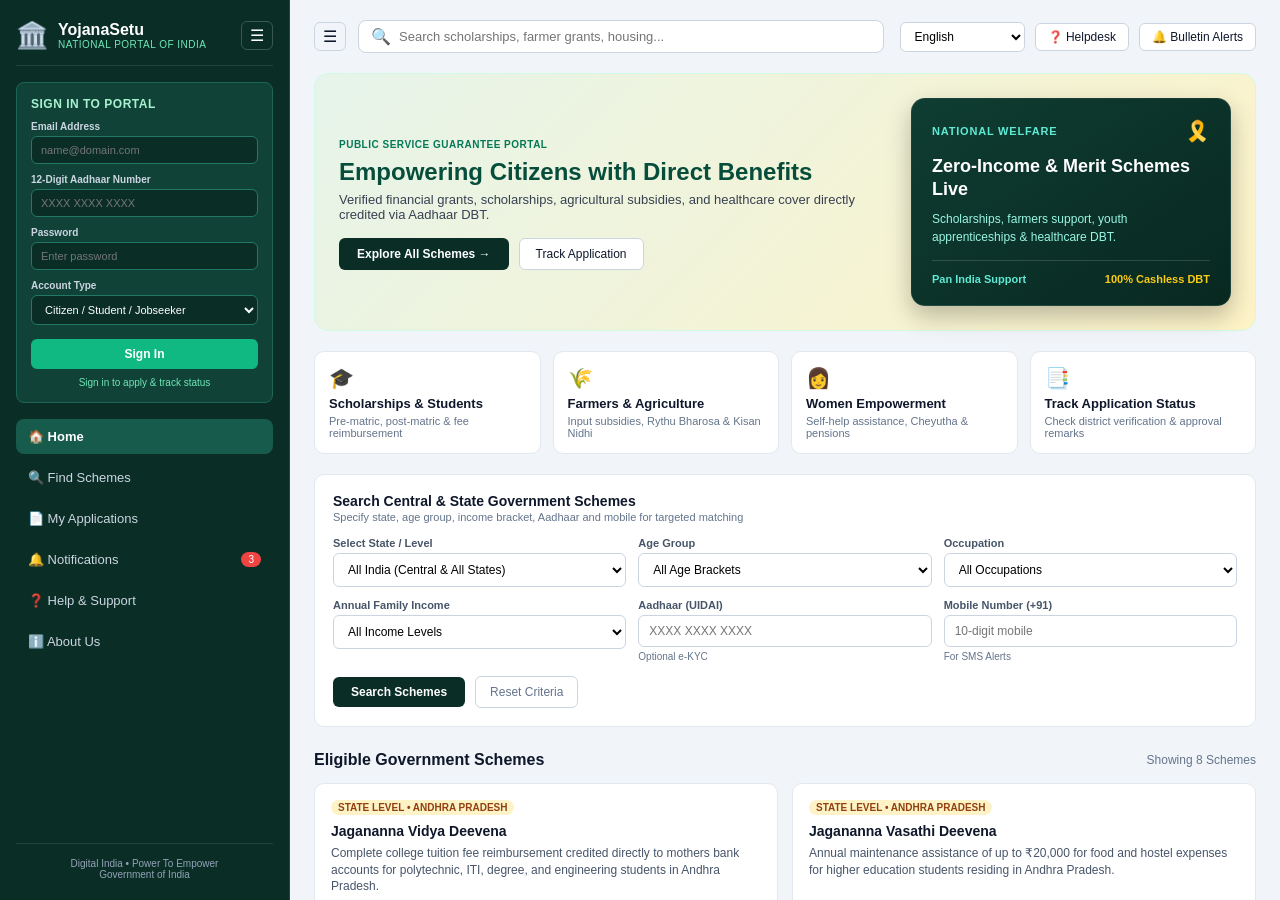
<file: frontend/index.html>
<!DOCTYPE html>
<html lang="en">
<head>
  <meta charset="UTF-8" />
  <meta name="viewport" content="width=device-width, initial-scale=1.0" />
  <title>YojanaSetu - National & State Government Scheme Portal</title>
  <link rel="stylesheet" href="style.css" />
</head>
<body>

<div class="layout-root" id="appRoot">
  <!-- 1. LEFT SIDEBAR -->
  <aside class="sidebar-left" id="sidebar">
    <div class="sidebar-header">
      <div class="portal-brand">
        <span class="emblem-symbol">🏛️</span>
        <div>
          <h2>YojanaSetu</h2>
          <p>National Portal of India</p>
        </div>
      </div>
      <button class="hamburger-toggle" onclick="toggleSidebar()" title="Toggle Navigation">☰</button>
    </div>

    <!-- Active Authenticated User Banner -->
    <div id="userProfileArea" class="sidebar-profile-card" style="display: none;">
      <div>
        <span id="displayUserName" class="profile-name"></span>
        <span id="displayUserRole" class="profile-role"></span>
        <span id="displayUserAadhaar" class="profile-aadhaar"></span>
      </div>
      <button class="btn-logout" onclick="handleLogout()">Logout</button>
    </div>

    <!-- Sign In Panel with Separate Email and Aadhaar Fields -->
    <div id="sidebarLoginCard" class="sidebar-login-card">
      <h3>Sign In to Portal</h3>
      
      <div class="input-group">
        <label for="loginEmail">Email Address</label>
        <input type="email" id="loginEmail" placeholder="name@domain.com" autocomplete="email" />
      </div>

      <div class="input-group">
        <label for="loginAadhaar">12-Digit Aadhaar Number</label>
        <input 
          type="text" 
          id="loginAadhaar" 
          maxlength="14" 
          placeholder="XXXX XXXX XXXX" 
          oninput="formatAadhaarInput(this)" 
        />
      </div>

      <div class="input-group">
        <label for="loginPassword">Password</label>
        <input type="password" id="loginPassword" placeholder="Enter password" />
      </div>

      <div class="input-group">
        <label for="loginRole">Account Type</label>
        <select id="loginRole">
          <option value="citizen">Citizen / Student / Jobseeker</option>
          <option value="official">District Verification Officer</option>
        </select>
      </div>

      <button class="btn-signin-submit" onclick="handleLogin()">Sign In</button>
      <p class="login-caption">Sign in to apply & track status</p>
    </div>

    <!-- Navigation Menu Items -->
    <nav class="sidebar-nav">
      <button class="nav-btn active" id="btnNavHome" onclick="switchView('homeView', this)">
        <span>🏠 Home</span>
      </button>
      <button class="nav-btn" id="btnNavSchemes" onclick="switchView('schemesView', this)">
        <span>🔍 Find Schemes</span>
      </button>
      <button class="nav-btn" id="btnNavMyApps" onclick="openProtectedView('myAppsView', this)">
        <span>📄 My Applications</span>
      </button>
      <button class="nav-btn" id="btnNavNotif" onclick="switchView('notificationsView', this)">
        <span>🔔 Notifications</span>
        <span class="counter-badge" id="notifBadge">3</span>
      </button>
      <!-- Help & Support -->
      <button class="nav-btn" id="btnNavHelp" onclick="switchView('helpView', this)">
        <span>❓ Help &amp; Support</span>
      </button>
      <!-- About Us -->
      <button class="nav-btn" id="btnNavAbout" onclick="switchView('aboutView', this)">
        <span>ℹ️ About Us</span>
      </button>
      <!-- District Approval Officer Panel -->
      <button class="nav-btn official-desk-btn" id="officialNavBtn" style="display: none;" onclick="openProtectedView('officialDashView', this)">
        <span>🛡️ District Approval Desk</span>
      </button>
    </nav>

    <div class="sidebar-footer">
      <p>Digital India • Power To Empower</p>
      <span>Government of India</span>
    </div>
  </aside>

  <!-- 2. MAIN CONTAINER -->
  <main class="main-content">
    <header class="top-nav-bar">
      <div class="top-left-ctrl">
        <button class="hamburger-top-btn" onclick="toggleSidebar()">☰</button>
        <div class="global-search-input">
          <span>🔍</span>
          <input 
            type="text" 
            id="globalSearchInput" 
            placeholder="Search scholarships, farmer grants, housing..." 
            onkeyup="runFilter()" 
          />
        </div>
      </div>

      <div class="top-right-ctrl">
        <select class="lang-selector">
          <option>English</option>
          <option>తెలుగు (Telugu)</option>
          <option>हिन्दी (Hindi)</option>
        </select>
        <button class="btn-top-action" onclick="switchView('helpView', document.getElementById('btnNavHelp'))">
          ❓ Helpdesk
        </button>
        <button class="btn-alert-top" onclick="switchView('notificationsView', document.getElementById('btnNavNotif'))">
          🔔 Bulletin Alerts
        </button>
      </div>
    </header>

    <!-- VIEW: HOME VIEW -->
    <div id="homeView" class="view-panel active-panel">
      <!-- Hero Banner with National Welfare Ribbon Card -->
      <section class="hero-section">
        <div class="hero-caption-area">
          <span class="govt-subtag">PUBLIC SERVICE GUARANTEE PORTAL</span>
          <h1>Empowering Citizens with Direct Benefits</h1>
          <p>Verified financial grants, scholarships, agricultural subsidies, and healthcare cover directly credited via Aadhaar DBT.</p>
          <div class="hero-actions">
            <button class="btn-primary" onclick="switchView('schemesView', document.getElementById('btnNavSchemes'))">Explore All Schemes →</button>
            <button class="btn-secondary" onclick="openProtectedView('myAppsView', document.getElementById('btnNavMyApps'))">Track Application</button>
          </div>
        </div>

        <!-- National Welfare Dark Green Badge Card -->
        <div class="national-welfare-card">
          <div class="card-top-header">
            <span class="welfare-tag">NATIONAL WELFARE</span>
            <span class="ribbon-icon">🎗️</span>
          </div>
          <h3 class="welfare-title">Zero-Income &amp; Merit Schemes Live</h3>
          <p class="welfare-desc">Scholarships, farmers support, youth apprenticeships &amp; healthcare DBT.</p>
          <div class="card-divider"></div>
          <div class="card-bottom-footer">
            <span class="footer-left">Pan India Support</span>
            <span class="footer-right">100% Cashless DBT</span>
          </div>
        </div>
      </section>

      <!-- 4 Quick-Action Tiles -->
      <section class="quick-tiles-grid">
        <div class="tile-item" onclick="filterByCategory('Education')">
          <span class="tile-icon">🎓</span>
          <h4>Scholarships &amp; Students</h4>
          <p>Pre-matric, post-matric &amp; fee reimbursement</p>
        </div>
        <div class="tile-item" onclick="filterByCategory('Agriculture')">
          <span class="tile-icon">🌾</span>
          <h4>Farmers &amp; Agriculture</h4>
          <p>Input subsidies, Rythu Bharosa &amp; Kisan Nidhi</p>
        </div>
        <div class="tile-item" onclick="filterByCategory('Women')">
          <span class="tile-icon">👩</span>
          <h4>Women Empowerment</h4>
          <p>Self-help assistance, Cheyutha &amp; pensions</p>
        </div>
        <div class="tile-item" onclick="openProtectedView('myAppsView', document.getElementById('btnNavMyApps'))">
          <span class="tile-icon">📑</span>
          <h4>Track Application Status</h4>
          <p>Check district verification &amp; approval remarks</p>
        </div>
      </section>

      <!-- Search Schemes Filter with Aadhaar and Mobile in Middle -->
      <section class="search-filter-box">
        <div class="filter-headline">
          <h3>Search Central &amp; State Government Schemes</h3>
          <p>Specify state, age group, income bracket, Aadhaar and mobile for targeted matching</p>
        </div>

        <div class="filter-controls-grid">
          <!-- 1. State -->
          <div class="filter-field">
            <label for="filterState">Select State / Level</label>
            <select id="filterState" onchange="runFilter()">
              <option value="">All India (Central &amp; All States)</option>
              <option value="Central">Central Government Only</option>
              <option value="Andhra Pradesh">Andhra Pradesh</option>
              <option value="Uttar Pradesh">Uttar Pradesh</option>
              <option value="Maharashtra">Maharashtra</option>
              <option value="Bihar">Bihar</option>
              <option value="Madhya Pradesh">Madhya Pradesh</option>
              <option value="Rajasthan">Rajasthan</option>
            </select>
          </div>

          <!-- 2. Age Group (Includes Below 18) -->
          <div class="filter-field">
            <label for="filterAge">Age Group</label>
            <select id="filterAge" onchange="runFilter()">
              <option value="">All Age Brackets</option>
              <option value="below18">Below 18 Years (Children &amp; Students)</option>
              <option value="18-25">18 - 25 Years (College / Youth)</option>
              <option value="25-60">25 - 60 Years (Working / Farmers)</option>
              <option value="above60">Above 60 Years (Senior Citizens)</option>
            </select>
          </div>

          <!-- 3. Occupation -->
          <div class="filter-field">
            <label for="filterOccupation">Occupation</label>
            <select id="filterOccupation" onchange="runFilter()">
              <option value="">All Occupations</option>
              <option value="Student">Student (School / College)</option>
              <option value="Unemployed">Unemployed / Jobseeker</option>
              <option value="Farmer">Farmer / Agriculture</option>
              <option value="Women Self-Employed">Self-Employed / Women SHG</option>
            </select>
          </div>

          <!-- 4. Annual Income (Includes No Income) -->
          <div class="filter-field">
            <label for="filterIncome">Annual Family Income</label>
            <select id="filterIncome" onchange="runFilter()">
              <option value="">All Income Levels</option>
              <option value="0">No Income (Students / Unemployed)</option>
              <option value="100000">Below ₹1,00,000</option>
              <option value="250000">Below ₹2,50,000</option>
              <option value="500000">Below ₹5,00,000</option>
            </select>
          </div>

          <!-- 5. Aadhaar Number Input in Middle Filter -->
          <div class="filter-field">
            <label for="filterAadhaar">Aadhaar (UIDAI)</label>
            <input 
              type="text" 
              id="filterAadhaar" 
              maxlength="14" 
              placeholder="XXXX XXXX XXXX" 
              oninput="formatAadhaarInput(this); validateAadhaarBadge(this)" 
            />
            <span class="field-indicator" id="aadhaarStatusIndicator">Optional e-KYC</span>
          </div>

          <!-- 6. Mobile Number Input in Middle Filter -->
          <div class="filter-field">
            <label for="filterMobile">Mobile Number (+91)</label>
            <input 
              type="tel" 
              id="filterMobile" 
              maxlength="10" 
              placeholder="10-digit mobile" 
            />
            <span class="field-indicator">For SMS Alerts</span>
          </div>
        </div>

        <div class="filter-action-footer">
          <button class="btn-primary" onclick="runFilter()">Search Schemes</button>
          <button class="btn-clear" onclick="resetFilters()">Reset Criteria</button>
        </div>
      </section>

      <!-- Featured Schemes Section -->
      <section class="schemes-list-section">
        <div class="section-title-row">
          <h3>Eligible Government Schemes</h3>
          <span id="resultsCountTag">Showing All Schemes</span>
        </div>
        <div class="schemes-cards-grid" id="homeSchemesGrid">
          <!-- Populated by script.js -->
        </div>
      </section>
    </div>

    <!-- VIEW: SCHEMES DIRECTORY -->
    <div id="schemesView" class="view-panel">
      <div class="section-title-row">
        <h2>National &amp; State Schemes Directory</h2>
        <button class="btn-secondary" onclick="switchView('homeView', document.getElementById('btnNavHome'))">← Back to Overview</button>
      </div>
      <div class="schemes-cards-grid" id="allSchemesGrid">
        <!-- Populated by script.js -->
      </div>
    </div>

    <!-- VIEW: NOTIFICATIONS PAGE -->
    <div id="notificationsView" class="view-panel">
      <div class="notif-board-card">
        <div class="notif-board-header">
          <div>
            <h2>Official Notifications &amp; Circulars</h2>
            <p>Direct updates regarding application dates, DBT installments, and verifications</p>
          </div>
          <span class="notif-badge-pill">3 Active Announcements</span>
        </div>

        <div class="notif-stream" id="notifStream">
          <div class="notif-card notif-high">
            <div class="notif-meta">
              <span class="notif-source">Andhra Pradesh Higher Education Dept</span>
              <span class="notif-time">Just Now</span>
            </div>
            <h4>Jagananna Vidya Deevena (RTF) 2026-27 Enrollment Open</h4>
            <p>Students from zero-income and EWS households can submit fee reimbursement certificates via their college nodal officer.</p>
          </div>

          <div class="notif-card notif-info">
            <div class="notif-meta">
              <span class="notif-source">Ministry of Agriculture &amp; Farmers Welfare</span>
              <span class="notif-time">3 hours ago</span>
            </div>
            <h4>PM Kisan &amp; YSR Rythu Bharosa Direct Benefit Installments</h4>
            <p>Direct transfer initiated for verified farmer accounts with active Aadhaar-bank seeding across all districts.</p>
          </div>

          <div class="notif-card notif-warning">
            <div class="notif-meta">
              <span class="notif-source">District Magistrate Scrutiny Desk</span>
              <span class="notif-time">Yesterday</span>
            </div>
            <h4>District Verification Deadlines</h4>
            <p>Verification officers in Visakhapatnam, Guntur, Lucknow, and Pune are requested to clear all pending student scholarship applications.</p>
          </div>
        </div>
      </div>
    </div>

    <!-- VIEW: HELP & SUPPORT -->
    <div id="helpView" class="view-panel">
      <div class="table-container-card">
        <div class="section-title-row">
          <div>
            <h2>Helpdesk &amp; Citizen Support</h2>
            <p>Find immediate help for eligibility queries, Aadhaar linking, application filing, and DBT issues.</p>
          </div>
          <button class="btn-secondary" onclick="switchView('homeView', document.getElementById('btnNavHome'))">← Back to Home</button>
        </div>

        <!-- Help Channels Grid -->
        <div class="support-channels-grid">
          <div class="support-box">
            <div class="support-icon">📞</div>
            <h4>National Toll-Free Helpline</h4>
            <p>Available 24x7 in 12 Indian languages for scheme guidance and status queries.</p>
            <div class="support-contact-pill">1800-11-0001 / 14444</div>
          </div>

          <div class="support-box">
            <div class="support-icon">✉️</div>
            <h4>Official Email Desk</h4>
            <p>Submit grievance tickets, Aadhaar mismatch records, or portal technical bugs.</p>
            <div class="support-contact-pill">support@yojanasetu.gov.in</div>
          </div>

          <div class="support-box">
            <div class="support-icon">🏛️</div>
            <h4>Jan Seva Kendra / MeeSeva</h4>
            <p>Visit your nearest Common Service Center for physical biometric e-KYC authentication.</p>
            <div class="support-contact-pill">Find Nearby Center</div>
          </div>
        </div>

        <!-- Frequently Asked Questions -->
        <div class="faq-container">
          <h3>Frequently Asked Questions (FAQ)</h3>
          
          <div class="faq-item">
            <h4>Q1: Who is eligible to select the "No Income" category?</h4>
            <p>Students dependent on parents/guardians, full-time college attendees, and registered unemployed youth seeking stipends or competitive exam scholarships can select the "No Income" option.</p>
          </div>

          <div class="faq-item">
            <h4>Q2: Is Aadhaar mandatory for checking schemes?</h4>
            <p>No. Aadhaar is completely optional for browsing and discovering schemes. However, it is required when officially submitting an application for DBT Direct Benefit Transfer verification.</p>
          </div>

          <div class="faq-item">
            <h4>Q3: How long does district verification take?</h4>
            <p>District verification typically takes 3 to 7 working days. Once the District Verification Officer approves your submission, status changes to "Approved" with remarks under "My Applications".</p>
          </div>
        </div>

        <!-- Grievance Form -->
        <div class="grievance-form-card">
          <h3>Submit a Support Grievance</h3>
          <p style="font-size: 12px; color: #64748b; margin-bottom: 12px;">Our district liaison officer will get back to your mobile or email within 24 hours.</p>
          
          <div class="grievance-inputs-grid">
            <input type="text" id="helpName" placeholder="Your Name" />
            <input type="tel" id="helpMobile" maxlength="10" placeholder="10-digit Mobile Number" />
            <select id="helpIssueType">
              <option value="Application Status Delay">Application Status Delay</option>
              <option value="Aadhaar / DBT Seeding Issue">Aadhaar / DBT Seeding Issue</option>
              <option value="Income Certificate Discrepancy">Income Certificate Discrepancy</option>
              <option value="District Officer Inquiry">District Officer Inquiry</option>
              <option value="Other Query">Other Query</option>
            </select>
          </div>
          <textarea id="helpDescription" rows="3" placeholder="Describe your grievance or scheme assistance query in detail..."></textarea>
          <button class="btn-primary" style="margin-top: 10px;" onclick="submitSupportGrievance()">Submit Grievance Ticket</button>
        </div>
      </div>
    </div>

    <!-- VIEW: ABOUT US -->
    <div id="aboutView" class="view-panel">
      <div class="table-container-card">
        <div class="section-title-row">
          <div>
            <h2>About YojanaSetu</h2>
            <p>Unified Public Digital Gateway for Central &amp; State Welfare Delivery</p>
          </div>
          <button class="btn-secondary" onclick="switchView('homeView', document.getElementById('btnNavHome'))">← Back to Home</button>
        </div>

        <div class="about-content-body">
          <p>
            <strong>YojanaSetu</strong> is a citizen-first digital bridge developed to connect every Indian citizen to legitimate Central and State Government welfare schemes without intermediaries. By organizing multi-tier eligibility rules across education, agriculture, women empowerment, housing, and social security, YojanaSetu eliminates information barriers and bureaucratic delays.
          </p>

          <div class="about-cards-grid">
            <div class="about-card">
              <span class="about-icon">🎯</span>
              <h4>Citizen First Mission</h4>
              <p>Ensuring that students, farmers, rural women, and unemployed youth easily find government benefits matched to their exact financial standing and district residence.</p>
            </div>

            <div class="about-card">
              <span class="about-icon">⚡</span>
              <h4>100% Cashless DBT</h4>
              <p>Direct integration with the Aadhaar-enabled Public Financial Management System (PFMS) ensures benefits reach verified beneficiary bank accounts directly.</p>
            </div>

            <div class="about-card">
              <span class="about-icon">🛡️</span>
              <h4>District Level Transparency</h4>
              <p>Dedicated verification portals for District Magistrates and Nodal Officers provide real-time accountability and transparent approval tracking for every submitted application.</p>
            </div>

            <div class="about-card">
              <span class="about-icon">🇮🇳</span>
              <h4>Pan-India Coverage</h4>
              <p>Comprehensive repository of flagship Central schemes alongside state-specific initiatives across Andhra Pradesh, Uttar Pradesh, Maharashtra, Bihar, and other states.</p>
            </div>
          </div>

          <div class="about-compliance-box">
            <h4>Standards &amp; Governance</h4>
            <p>
              Designed and maintained under National e-Governance Standards (NeGD) and Digital India initiatives.<br />
              All citizen data, Aadhaar numbers, and income records are safeguarded in accordance with the Digital Personal Data Protection (DPDP) Act.
            </p>
          </div>
        </div>
      </div>
    </div>

    <!-- VIEW: MY APPLICATIONS (PROTECTED) -->
    <div id="myAppsView" class="view-panel">
      <div class="table-container-card">
        <div class="section-title-row">
          <div>
            <h2>My Submitted Applications</h2>
            <p>Track progress, scrutiny status, and verification remarks from your district administration.</p>
          </div>
          <button class="btn-primary" onclick="switchView('schemesView', document.getElementById('btnNavSchemes'))">+ Apply for New Scheme</button>
        </div>

        <table class="portal-table">
          <thead>
            <tr>
              <th>Application ID</th>
              <th>Scheme Name</th>
              <th>State / District</th>
              <th>Applicant Mobile</th>
              <th>Submission Date</th>
              <th>Status</th>
              <th>District Officer Remarks</th>
            </tr>
          </thead>
          <tbody id="citizenAppTableBody">
            <!-- Populated by script.js -->
          </tbody>
        </table>
      </div>
    </div>

    <!-- VIEW: DISTRICT VERIFICATION OFFICER DESK (PROTECTED) -->
    <div id="officialDashView" class="view-panel">
      <div class="table-container-card">
        <div class="section-title-row">
          <div>
            <h2>District Officer Scrutiny &amp; Approval Desk</h2>
            <p>Validate citizen submissions, inspect zero-income declarations, and issue real-time approvals.</p>
          </div>
          <div class="filter-field" style="min-width: 240px;">
            <label for="districtSelectFilter">Filter By District</label>
            <select id="districtSelectFilter" onchange="renderOfficialTable()">
              <option value="All">All Districts</option>
              <option value="Visakhapatnam">Visakhapatnam (Andhra Pradesh)</option>
              <option value="Guntur">Guntur (Andhra Pradesh)</option>
              <option value="Vijayawada">Vijayawada (Andhra Pradesh)</option>
              <option value="Lucknow">Lucknow (Uttar Pradesh)</option>
              <option value="Pune">Pune (Maharashtra)</option>
              <option value="Patna">Patna (Bihar)</option>
              <option value="Bhopal">Bhopal (Madhya Pradesh)</option>
            </select>
          </div>
        </div>

        <table class="portal-table">
          <thead>
            <tr>
              <th>Application ID</th>
              <th>Applicant Name</th>
              <th>Scheme</th>
              <th>District</th>
              <th>Aadhaar / Mobile</th>
              <th>Declared Income</th>
              <th>Status</th>
              <th>Officer Action</th>
            </tr>
          </thead>
          <tbody id="officialAppTableBody">
            <!-- Populated by script.js -->
          </tbody>
        </table>
      </div>
    </div>
  </main>
</div>

<!-- APPLICATION SUBMISSION MODAL -->
<div id="applyModal" class="modal-backdrop">
  <div class="modal-card">
    <div class="modal-header">
      <h3 id="modalSchemeTitle">Apply for Scheme</h3>
      <button class="modal-close" onclick="closeApplyModal()">✕</button>
    </div>
    <div class="modal-body">
      <div class="input-group">
        <label for="appFullName">Full Name (as on Aadhaar)</label>
        <input type="text" id="appFullName" placeholder="Full Name" />
      </div>

      <div class="input-group">
        <label for="appMobileNumber">Active Mobile Number (+91)</label>
        <input type="tel" id="appMobileNumber" maxlength="10" placeholder="10-digit mobile number" />
      </div>

      <div class="input-group">
        <label for="appAadhaarNumber">Aadhaar Card Number</label>
        <input 
          type="text" 
          id="appAadhaarNumber" 
          maxlength="14" 
          placeholder="XXXX XXXX XXXX" 
          oninput="formatAadhaarInput(this)" 
        />
      </div>

      <div class="input-group">
        <label for="appDistrictSelect">Select Resident District</label>
        <select id="appDistrictSelect">
          <option value="Visakhapatnam">Visakhapatnam (Andhra Pradesh)</option>
          <option value="Guntur">Guntur (Andhra Pradesh)</option>
          <option value="Vijayawada">Vijayawada (Andhra Pradesh)</option>
          <option value="Lucknow">Lucknow (Uttar Pradesh)</option>
          <option value="Pune">Pune (Maharashtra)</option>
          <option value="Patna">Patna (Bihar)</option>
          <option value="Bhopal">Bhopal (Madhya Pradesh)</option>
        </select>
      </div>

      <div class="input-group">
        <label for="appIncomeBracket">Declared Annual Income</label>
        <select id="appIncomeBracket">
          <option value="0">₹0 - No Income (Student / Unemployed)</option>
          <option value="75000">Below ₹1,00,000</option>
          <option value="200000">₹1,00,000 - ₹2,50,000</option>
          <option value="400000">Above ₹2,50,000</option>
        </select>
      </div>
    </div>
    <div class="modal-footer">
      <button class="btn-clear" onclick="closeApplyModal()">Cancel</button>
      <button class="btn-primary" onclick="submitCitizenApplication()">Submit to District Desk</button>
    </div>
  </div>
</div>

<!-- TO THIS -->
<script src="script.js"></script>
</body>
</html>
</file>
<file: frontend/style.css>
/* ========================================================
   YOJANASETU PORTAL STYLESHEET
   ======================================================== */

* {
  margin: 0;
  padding: 0;
  box-sizing: border-box;
  font-family: -apple-system, BlinkMacSystemFont, "Segoe UI", Roboto, Oxygen, Ubuntu, Cantarell, sans-serif;
}

body {
  background-color: #f1f5f9;
  color: #0f172a;
  overflow-x: hidden;
}

/* Master Layout */
.layout-root {
  display: grid;
  grid-template-columns: 290px 1fr;
  min-height: 100vh;
  transition: grid-template-columns 0.3s ease;
}

.layout-root.sidebar-collapsed {
  grid-template-columns: 0px 1fr;
}

/* ========================================================
   1. LEFT SIDEBAR STYLES
   ======================================================== */
.sidebar-left {
  background-color: #0a2e26;
  color: #ffffff;
  padding: 20px 16px;
  display: flex;
  flex-direction: column;
  gap: 16px;
  border-right: 1px solid #144e43;
  overflow-y: auto;
  max-height: 100vh;
}

.layout-root.sidebar-collapsed .sidebar-left {
  display: none;
}

.sidebar-header {
  display: flex;
  justify-content: space-between;
  align-items: center;
  padding-bottom: 14px;
  border-bottom: 1px solid rgba(255, 255, 255, 0.1);
}

.portal-brand {
  display: flex;
  align-items: center;
  gap: 10px;
}

.emblem-symbol {
  font-size: 26px;
}

.portal-brand h2 {
  font-size: 16px;
  font-weight: 700;
  color: #ffffff;
}

.portal-brand p {
  font-size: 10px;
  color: #6ee7b7;
  text-transform: uppercase;
  letter-spacing: 0.5px;
}

.hamburger-toggle, .hamburger-top-btn {
  background: transparent;
  border: 1px solid rgba(255, 255, 255, 0.2);
  color: #ffffff;
  font-size: 16px;
  padding: 4px 8px;
  border-radius: 6px;
  cursor: pointer;
}

.hamburger-top-btn {
  color: #0f172a;
  border-color: #cbd5e1;
}

/* Logged In User Profile */
.sidebar-profile-card {
  background: #114237;
  border: 1px solid #1b6354;
  border-radius: 8px;
  padding: 10px 12px;
  display: flex;
  justify-content: space-between;
  align-items: center;
}

.profile-name {
  display: block;
  font-weight: 700;
  font-size: 13px;
  color: #ffffff;
}

.profile-role {
  display: block;
  font-size: 11px;
  color: #a7f3d0;
}

.profile-aadhaar {
  display: block;
  font-size: 10px;
  color: #94a3b8;
  margin-top: 2px;
}

.btn-logout {
  background: #ef4444;
  color: white;
  border: none;
  padding: 4px 10px;
  border-radius: 4px;
  font-size: 11px;
  cursor: pointer;
}

/* Login Panel */
.sidebar-login-card {
  background: #114237;
  border: 1px solid #1c6655;
  border-radius: 8px;
  padding: 14px;
}

.sidebar-login-card h3 {
  font-size: 12px;
  color: #a7f3d0;
  text-transform: uppercase;
  letter-spacing: 0.5px;
  margin-bottom: 10px;
}

.input-group {
  display: flex;
  flex-direction: column;
  gap: 4px;
  margin-bottom: 10px;
}

.input-group label {
  font-size: 10px;
  color: #cbd5e1;
  font-weight: 600;
}

.sidebar-login-card input,
.sidebar-login-card select {
  width: 100%;
  padding: 7px 9px;
  border-radius: 6px;
  border: 1px solid #237865;
  background: #0a2e26;
  color: #ffffff;
  font-size: 11px;
  outline: none;
}

.sidebar-login-card input:focus,
.sidebar-login-card select:focus {
  border-color: #10b981;
}

.btn-signin-submit {
  width: 100%;
  background: #10b981;
  color: #ffffff;
  border: none;
  padding: 8px;
  border-radius: 6px;
  font-size: 12px;
  font-weight: 600;
  cursor: pointer;
  margin-top: 4px;
}

.btn-signin-submit:hover {
  background: #059669;
}

.login-caption {
  font-size: 10px;
  color: #6ee7b7;
  text-align: center;
  margin-top: 8px;
}

/* Sidebar Navigation Buttons */
.sidebar-nav {
  display: flex;
  flex-direction: column;
  gap: 6px;
}

.nav-btn {
  background: transparent;
  border: none;
  color: #cbd5e1;
  padding: 10px 12px;
  border-radius: 8px;
  font-size: 13px;
  text-align: left;
  cursor: pointer;
  display: flex;
  align-items: center;
  justify-content: space-between;
  transition: all 0.2s;
}

.nav-btn:hover, .nav-btn.active {
  background: #165b4c;
  color: #ffffff;
  font-weight: 600;
}

.counter-badge {
  background: #ef4444;
  color: white;
  font-size: 10px;
  padding: 2px 7px;
  border-radius: 12px;
}

.official-desk-btn {
  background: rgba(245, 158, 11, 0.15);
  border: 1px dashed #f59e0b;
  color: #fde68a;
}

.sidebar-footer {
  margin-top: auto;
  padding-top: 14px;
  border-top: 1px solid rgba(255, 255, 255, 0.1);
  text-align: center;
  font-size: 10px;
  color: #94a3b8;
}

/* ========================================================
   2. MAIN WORKSPACE & TOP BAR
   ======================================================== */
.main-content {
  padding: 20px 24px;
  overflow-y: auto;
  max-height: 100vh;
}

.top-nav-bar {
  display: flex;
  justify-content: space-between;
  align-items: center;
  margin-bottom: 20px;
  gap: 16px;
}

.top-left-ctrl {
  display: flex;
  align-items: center;
  gap: 12px;
  flex: 1;
  max-width: 580px;
}

.global-search-input {
  display: flex;
  align-items: center;
  background: #ffffff;
  border: 1px solid #cbd5e1;
  border-radius: 8px;
  padding: 6px 12px;
  width: 100%;
}

.global-search-input input {
  border: none;
  outline: none;
  width: 100%;
  font-size: 13px;
  margin-left: 8px;
}

.top-right-ctrl {
  display: flex;
  align-items: center;
  gap: 10px;
}

.lang-selector {
  padding: 6px 10px;
  border-radius: 6px;
  border: 1px solid #cbd5e1;
  font-size: 12px;
  background: white;
}

.btn-top-action {
  background: #ffffff;
  border: 1px solid #cbd5e1;
  padding: 6px 12px;
  border-radius: 6px;
  font-size: 12px;
  cursor: pointer;
  font-weight: 500;
  color: #0f172a;
}

.btn-alert-top {
  background: #ffffff;
  border: 1px solid #cbd5e1;
  padding: 6px 12px;
  border-radius: 6px;
  font-size: 12px;
  cursor: pointer;
  font-weight: 500;
  color: #0f172a;
}

/* ========================================================
   3. HERO SECTION & NATIONAL WELFARE CARD
   ======================================================== */
.hero-section {
  background: linear-gradient(135deg, #e6f4ea 0%, #fef3c7 100%);
  border: 1px solid #d1fae5;
  border-radius: 14px;
  padding: 24px;
  display: flex;
  justify-content: space-between;
  align-items: center;
  gap: 20px;
  margin-bottom: 20px;
}

.hero-caption-area {
  flex: 1;
}

.govt-subtag {
  font-size: 10px;
  font-weight: 700;
  color: #047857;
  letter-spacing: 0.5px;
}

.hero-caption-area h1 {
  font-size: 24px;
  font-weight: 800;
  color: #064e3b;
  margin: 6px 0;
}

.hero-caption-area p {
  font-size: 13px;
  color: #374151;
  margin-bottom: 16px;
  max-width: 520px;
}

.hero-actions {
  display: flex;
  gap: 10px;
}

.btn-primary {
  background: #0a2e26;
  color: #ffffff;
  border: none;
  padding: 8px 18px;
  border-radius: 6px;
  font-size: 12px;
  font-weight: 600;
  cursor: pointer;
}

.btn-primary:hover {
  background: #114237;
}

.btn-secondary {
  background: #ffffff;
  color: #0f172a;
  border: 1px solid #cbd5e1;
  padding: 8px 16px;
  border-radius: 6px;
  font-size: 12px;
  cursor: pointer;
}

.btn-clear {
  background: transparent;
  color: #64748b;
  border: 1px solid #cbd5e1;
  padding: 8px 14px;
  border-radius: 6px;
  font-size: 12px;
  cursor: pointer;
}

/* EXACT NATIONAL WELFARE RIBBON CARD */
.national-welfare-card {
  background: linear-gradient(145deg, #0f3d32 0%, #082820 100%);
  color: #ffffff;
  border-radius: 14px;
  padding: 20px;
  width: 320px;
  min-width: 300px;
  box-shadow: 0 10px 25px rgba(0, 0, 0, 0.25);
  border: 1px solid rgba(255, 255, 255, 0.08);
  display: flex;
  flex-direction: column;
}

.card-top-header {
  display: flex;
  justify-content: space-between;
  align-items: center;
  margin-bottom: 12px;
}

.welfare-tag {
  color: #5eead4;
  font-size: 11px;
  font-weight: 700;
  letter-spacing: 0.8px;
}

.ribbon-icon {
  font-size: 20px;
}

.welfare-title {
  font-size: 18px;
  font-weight: 700;
  line-height: 1.3;
  color: #ffffff;
  margin-bottom: 8px;
}

.welfare-desc {
  font-size: 12px;
  color: #99f6e4;
  line-height: 1.5;
  margin-bottom: 14px;
}

.card-divider {
  height: 1px;
  background: rgba(255, 255, 255, 0.15);
  width: 100%;
  margin-bottom: 12px;
}

.card-bottom-footer {
  display: flex;
  justify-content: space-between;
  align-items: center;
  font-size: 11px;
}

.footer-left {
  color: #5eead4;
  font-weight: 600;
}

.footer-right {
  color: #facc15;
  font-weight: 700;
}

/* ========================================================
   4. QUICK TILES & 6-FILTER SEARCH PANEL
   ======================================================== */
.quick-tiles-grid {
  display: grid;
  grid-template-columns: repeat(4, 1fr);
  gap: 12px;
  margin-bottom: 20px;
}

.tile-item {
  background: #ffffff;
  border: 1px solid #e2e8f0;
  border-radius: 10px;
  padding: 14px;
  cursor: pointer;
  transition: all 0.2s;
}

.tile-item:hover {
  transform: translateY(-2px);
  box-shadow: 0 4px 12px rgba(0, 0, 0, 0.05);
}

.tile-icon {
  font-size: 20px;
  display: block;
  margin-bottom: 6px;
}

.tile-item h4 {
  font-size: 13px;
  margin-bottom: 4px;
}

.tile-item p {
  font-size: 11px;
  color: #64748b;
}

/* Filter Box */
.search-filter-box {
  background: #ffffff;
  border-radius: 10px;
  border: 1px solid #e2e8f0;
  padding: 18px;
  margin-bottom: 24px;
}

.filter-headline h3 {
  font-size: 14px;
  margin-bottom: 2px;
}

.filter-headline p {
  font-size: 11px;
  color: #64748b;
  margin-bottom: 14px;
}

.filter-controls-grid {
  display: grid;
  grid-template-columns: repeat(3, 1fr);
  gap: 12px;
  margin-bottom: 14px;
}

.filter-field {
  display: flex;
  flex-direction: column;
  gap: 4px;
}

.filter-field label {
  font-size: 11px;
  font-weight: 600;
  color: #475569;
}

.filter-field select,
.filter-field input {
  padding: 8px 10px;
  border: 1px solid #cbd5e1;
  border-radius: 6px;
  font-size: 12px;
  background: #ffffff;
  outline: none;
}

.filter-field select:focus,
.filter-field input:focus {
  border-color: #0a2e26;
}

.field-indicator {
  font-size: 10px;
  color: #64748b;
}

.field-indicator.valid {
  color: #059669;
  font-weight: 600;
}

.filter-action-footer {
  display: flex;
  gap: 10px;
  align-items: center;
}

/* ========================================================
   5. SCHEME CARDS & VIEWS
   ======================================================== */
.view-panel {
  display: none;
}

.view-panel.active-panel {
  display: block;
}

.section-title-row {
  display: flex;
  justify-content: space-between;
  align-items: center;
  margin-bottom: 14px;
}

.section-title-row h3, .section-title-row h2 {
  font-size: 16px;
  font-weight: 700;
}

#resultsCountTag {
  font-size: 12px;
  color: #64748b;
}

.schemes-cards-grid {
  display: grid;
  grid-template-columns: repeat(2, 1fr);
  gap: 14px;
}

.scheme-card {
  background: #ffffff;
  border: 1px solid #e2e8f0;
  border-radius: 10px;
  padding: 16px;
  display: flex;
  flex-direction: column;
  justify-content: space-between;
}

.scheme-badge-row {
  display: flex;
  gap: 6px;
  margin-bottom: 8px;
}

.level-tag {
  font-size: 10px;
  font-weight: 700;
  padding: 2px 7px;
  border-radius: 10px;
  text-transform: uppercase;
}

.level-central { background: #dbeafe; color: #1e40af; }
.level-state { background: #fef3c7; color: #92400e; }

.scheme-card h4 {
  font-size: 14px;
  margin-bottom: 6px;
}

.scheme-card p {
  font-size: 12px;
  color: #475569;
  line-height: 1.4;
  margin-bottom: 12px;
}

.scheme-card-footer {
  display: flex;
  justify-content: space-between;
  align-items: center;
  border-top: 1px solid #f1f5f9;
  padding-top: 10px;
}

.zero-income-eligible-tag {
  font-size: 11px;
  color: #047857;
  font-weight: 600;
}

.btn-apply-card {
  background: #059669;
  color: #ffffff;
  border: none;
  padding: 6px 14px;
  border-radius: 6px;
  font-size: 11px;
  font-weight: 600;
  cursor: pointer;
}

.btn-apply-card:hover {
  background: #047857;
}

/* ========================================================
   6. NOTIFICATIONS BOARD
   ======================================================== */
.notif-board-card {
  background: #ffffff;
  border-radius: 10px;
  border: 1px solid #e2e8f0;
  padding: 22px;
}

.notif-board-header {
  display: flex;
  justify-content: space-between;
  align-items: center;
  padding-bottom: 16px;
  border-bottom: 1px solid #f1f5f9;
  margin-bottom: 16px;
}

.notif-badge-pill {
  background: #e0f2fe;
  color: #0369a1;
  font-size: 11px;
  font-weight: 700;
  padding: 4px 10px;
  border-radius: 12px;
}

.notif-stream {
  display: flex;
  flex-direction: column;
  gap: 12px;
}

.notif-card {
  padding: 14px;
  border-radius: 8px;
  background: #f8fafc;
  border-left: 4px solid #cbd5e1;
}

.notif-card.notif-high { border-left-color: #10b981; }
.notif-card.notif-info { border-left-color: #3b82f6; }
.notif-card.notif-warning { border-left-color: #f59e0b; }

.notif-meta {
  display: flex;
  justify-content: space-between;
  font-size: 11px;
  color: #64748b;
  margin-bottom: 4px;
}

.notif-source { font-weight: 600; color: #0f172a; }

.notif-card h4 {
  font-size: 13px;
  margin-bottom: 4px;
}

.notif-card p {
  font-size: 12px;
  color: #475569;
}

/* ========================================================
   7. HELP & SUPPORT STYLES
   ======================================================== */
.support-channels-grid {
  display: grid;
  grid-template-columns: repeat(3, 1fr);
  gap: 14px;
  margin: 16px 0 24px;
}

.support-box {
  background: #f8fafc;
  border: 1px solid #e2e8f0;
  border-radius: 10px;
  padding: 16px;
  display: flex;
  flex-direction: column;
  justify-content: space-between;
}

.support-icon {
  font-size: 26px;
  margin-bottom: 8px;
}

.support-box h4 {
  font-size: 14px;
  margin-bottom: 6px;
  color: #0f172a;
}

.support-box p {
  font-size: 12px;
  color: #64748b;
  margin-bottom: 12px;
  line-height: 1.4;
}

.support-contact-pill {
  background: #e6f4ea;
  color: #064e3b;
  font-weight: 700;
  font-size: 12px;
  padding: 6px 10px;
  border-radius: 6px;
  text-align: center;
}

.faq-container {
  margin-bottom: 24px;
}

.faq-container h3 {
  font-size: 15px;
  margin-bottom: 12px;
  color: #0f172a;
}

.faq-item {
  background: #ffffff;
  border: 1px solid #e2e8f0;
  border-radius: 8px;
  padding: 12px 16px;
  margin-bottom: 10px;
}

.faq-item h4 {
  font-size: 13px;
  color: #047857;
  margin-bottom: 4px;
}

.faq-item p {
  font-size: 12px;
  color: #475569;
  line-height: 1.4;
}

.grievance-form-card {
  background: #f8fafc;
  border: 1px solid #e2e8f0;
  border-radius: 10px;
  padding: 18px;
}

.grievance-inputs-grid {
  display: grid;
  grid-template-columns: repeat(3, 1fr);
  gap: 10px;
  margin-bottom: 10px;
}

.grievance-inputs-grid input,
.grievance-inputs-grid select,
.grievance-form-card textarea {
  width: 100%;
  padding: 8px 10px;
  border: 1px solid #cbd5e1;
  border-radius: 6px;
  font-size: 12px;
  outline: none;
  background: white;
}

.grievance-inputs-grid input:focus,
.grievance-inputs-grid select:focus,
.grievance-form-card textarea:focus {
  border-color: #0a2e26;
}

/* ========================================================
   8. ABOUT US STYLES
   ======================================================== */
.about-content-body {
  font-size: 13px;
  line-height: 1.7;
  color: #334155;
  display: flex;
  flex-direction: column;
  gap: 16px;
  margin-top: 10px;
}

.about-cards-grid {
  display: grid;
  grid-template-columns: repeat(2, 1fr);
  gap: 14px;
  margin: 10px 0;
}

.about-card {
  background: #f8fafc;
  border: 1px solid #e2e8f0;
  border-radius: 10px;
  padding: 16px;
}

.about-icon {
  font-size: 22px;
  margin-bottom: 6px;
  display: inline-block;
}

.about-card h4 {
  font-size: 14px;
  color: #064e3b;
  margin-bottom: 6px;
}

.about-card p {
  font-size: 12px;
  color: #64748b;
  line-height: 1.4;
}

.about-compliance-box {
  background: #eff6ff;
  border: 1px solid #bfdbfe;
  border-radius: 8px;
  padding: 14px;
  font-size: 12px;
  color: #1e40af;
}

.about-compliance-box h4 {
  margin-bottom: 4px;
  font-size: 13px;
}

/* ========================================================
   9. DATA TABLES & APPROVAL DESK
   ======================================================== */
.table-container-card {
  background: #ffffff;
  border-radius: 10px;
  border: 1px solid #e2e8f0;
  padding: 20px;
}

.portal-table {
  width: 100%;
  border-collapse: collapse;
  font-size: 12px;
  margin-top: 12px;
}

.portal-table th, .portal-table td {
  padding: 10px 12px;
  text-align: left;
  border-bottom: 1px solid #f1f5f9;
}

.portal-table th {
  background: #f8fafc;
  font-weight: 600;
  color: #475569;
}

.status-badge {
  padding: 3px 8px;
  border-radius: 12px;
  font-size: 10px;
  font-weight: 700;
}

.status-approved { background: #dcfce7; color: #15803d; }
.status-pending { background: #fef9c3; color: #854d0e; }
.status-rejected { background: #fee2e2; color: #b91c1c; }

.btn-desk-action {
  border: none;
  padding: 4px 8px;
  border-radius: 4px;
  font-size: 11px;
  font-weight: 600;
  color: #ffffff;
  cursor: pointer;
  margin-right: 4px;
}

.btn-approve { background: #16a34a; }
.btn-reject { background: #dc2626; }

/* ========================================================
   10. MODAL WINDOW
   ======================================================== */
.modal-backdrop {
  display: none;
  position: fixed;
  inset: 0;
  background: rgba(0, 0, 0, 0.5);
  justify-content: center;
  align-items: center;
  z-index: 1000;
}

.modal-card {
  background: #ffffff;
  border-radius: 10px;
  width: 90%;
  max-width: 500px;
  padding: 22px;
}

.modal-header {
  display: flex;
  justify-content: space-between;
  align-items: center;
  margin-bottom: 14px;
}

.modal-close {
  background: transparent;
  border: none;
  font-size: 16px;
  cursor: pointer;
}

.modal-footer {
  display: flex;
  justify-content: flex-end;
  gap: 10px;
  margin-top: 18px;
}

/* Responsive adjustments */
@media (max-width: 1024px) {
  .layout-root {
    grid-template-columns: 1fr;
  }
  .sidebar-left {
    position: fixed;
    z-index: 999;
    width: 290px;
    height: 100vh;
    left: -290px;
    transition: left 0.3s ease;
  }
  .layout-root.sidebar-open .sidebar-left {
    left: 0;
  }
  .hero-section {
    flex-direction: column;
  }
  .national-welfare-card {
    width: 100%;
  }
  .filter-controls-grid,
  .support-channels-grid,
  .grievance-inputs-grid,
  .about-cards-grid {
    grid-template-columns: 1fr;
  }
  .schemes-cards-grid {
    grid-template-columns: 1fr;
  }
}
</file>
